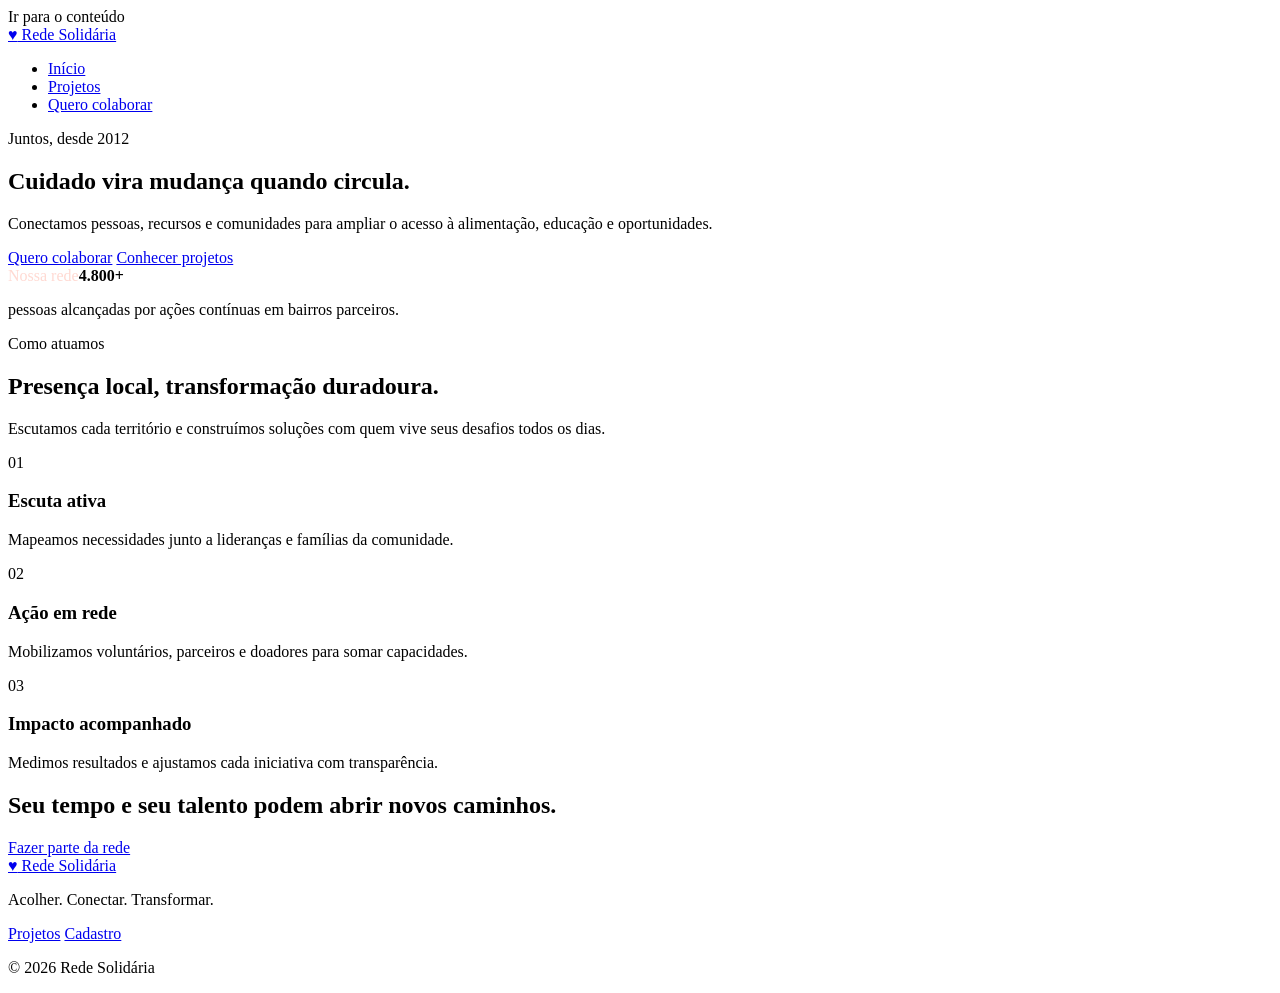
<file: Index.html>
<!doctype html>
<html lang="pt-BR">
<head>
<meta charset="utf-8">
<meta name="viewport" content="width=device-width,initial-scale=1">
<meta name="description" content="Conheça a Rede Solidária e transforme cuidado em ação na sua comunidade.">
<title>Rede Solidária — Cuidado que se multiplica</title>
<link rel="stylesheet" href="css/styles.css>
</head>
<body>
    <a class="skip-link" href="#conteudo">Ir para o conteúdo</a>
<header class="site-header">
    <div class="container nav-wrap">
        <a class="brand" href="index.html">
            <span class="brand-mark" aria-hidden="true">♥</span> Rede Solidária</a>
            <nav aria-label="Navegação principal">
                <ul class="nav-list">
                    <li><a href="index.html" aria-current="page">Início</a></li>
                    <li><a href="html/projetos.html">Projetos</a></li>
                    <li><a href="html/cadastro.html">Quero colaborar</a></li>
                </ul>
            </nav>
        </div>
    </header>
    <main id="conteudo">
        <section class="hero">
            <div class="container hero-grid">
                <div>
                    <span class="eyebrow">Juntos, desde 2012</span>
                    <h1>Cuidado vira mudança quando circula.</h1>
                    <p>Conectamos pessoas, recursos e comunidades para ampliar o acesso à alimentação, educação e oportunidades.</p>
                    <div class="actions"><a class="button" href="html/cadastro.html">Quero colaborar</a>
                        <a class="button secondary" href="html/projetos.html">Conhecer projetos</a>
                    </div>
                </div>
                <aside class="impact-card" aria-label="Destaque de impacto">
                    <span class="eyebrow" style="color:#ffd9d2">Nossa rede</span><strong>4.800+</strong>
                    <p>pessoas alcançadas por ações contínuas em bairros parceiros.</p>
                </aside>
            </div>
        </section>
        <section class="section alt">
            <div class="container">
                <div class="section-heading">
                    <span class="eyebrow">Como atuamos</span>
                    <h2>Presença local, transformação duradoura.</h2>
                    <p>Escutamos cada território e construímos soluções com quem vive seus desafios todos os dias.</p>
                </div>
                <div class="grid-3">
                    <article class="card">
                        <span class="card-number">01</span>
                        <h3>Escuta ativa</h3>
                        <p>Mapeamos necessidades junto a lideranças e famílias da comunidade.</p>
                    </article>
                    <article class="card">
                        <span class="card-number">02</span>
                        <h3>Ação em rede</h3>
                        <p>Mobilizamos voluntários, parceiros e doadores para somar capacidades.</p>
                    </article>
                    <article class="card">
                        <span class="card-number">03</span>
                        <h3>Impacto acompanhado</h3>
                        <p>Medimos resultados e ajustamos cada iniciativa com transparência.</p>
                    </article>
                </div>
            </div>
        </section>
        <section class="section">
            <div class="container">
                <div class="callout">
                    <h2>Seu tempo e seu talento podem abrir novos caminhos.</h2>
                    <a class="button" href="html/cadastro.html">Fazer parte da rede</a>
                </div>
            </div>
        </section>
    </main>
    <footer class="site-footer">
        <div class="container footer-wrap">
            <div>
                <a class="brand" href="index.html">
                    <span class="brand-mark" aria-hidden="true">♥</span> Rede Solidária
                </a>
                <p class="small">Acolher. Conectar. Transformar.</p>
            </div>
            <nav class="footer-nav" aria-label="Navegação do rodapé">
                <a href="html/projetos.html">Projetos</a>
                <a href="html/cadastro.html">Cadastro</a>
            </nav>
            <p class="small">© 2026 Rede Solidária</p>
        </div>
    </footer>
</body>
</html>
</file>
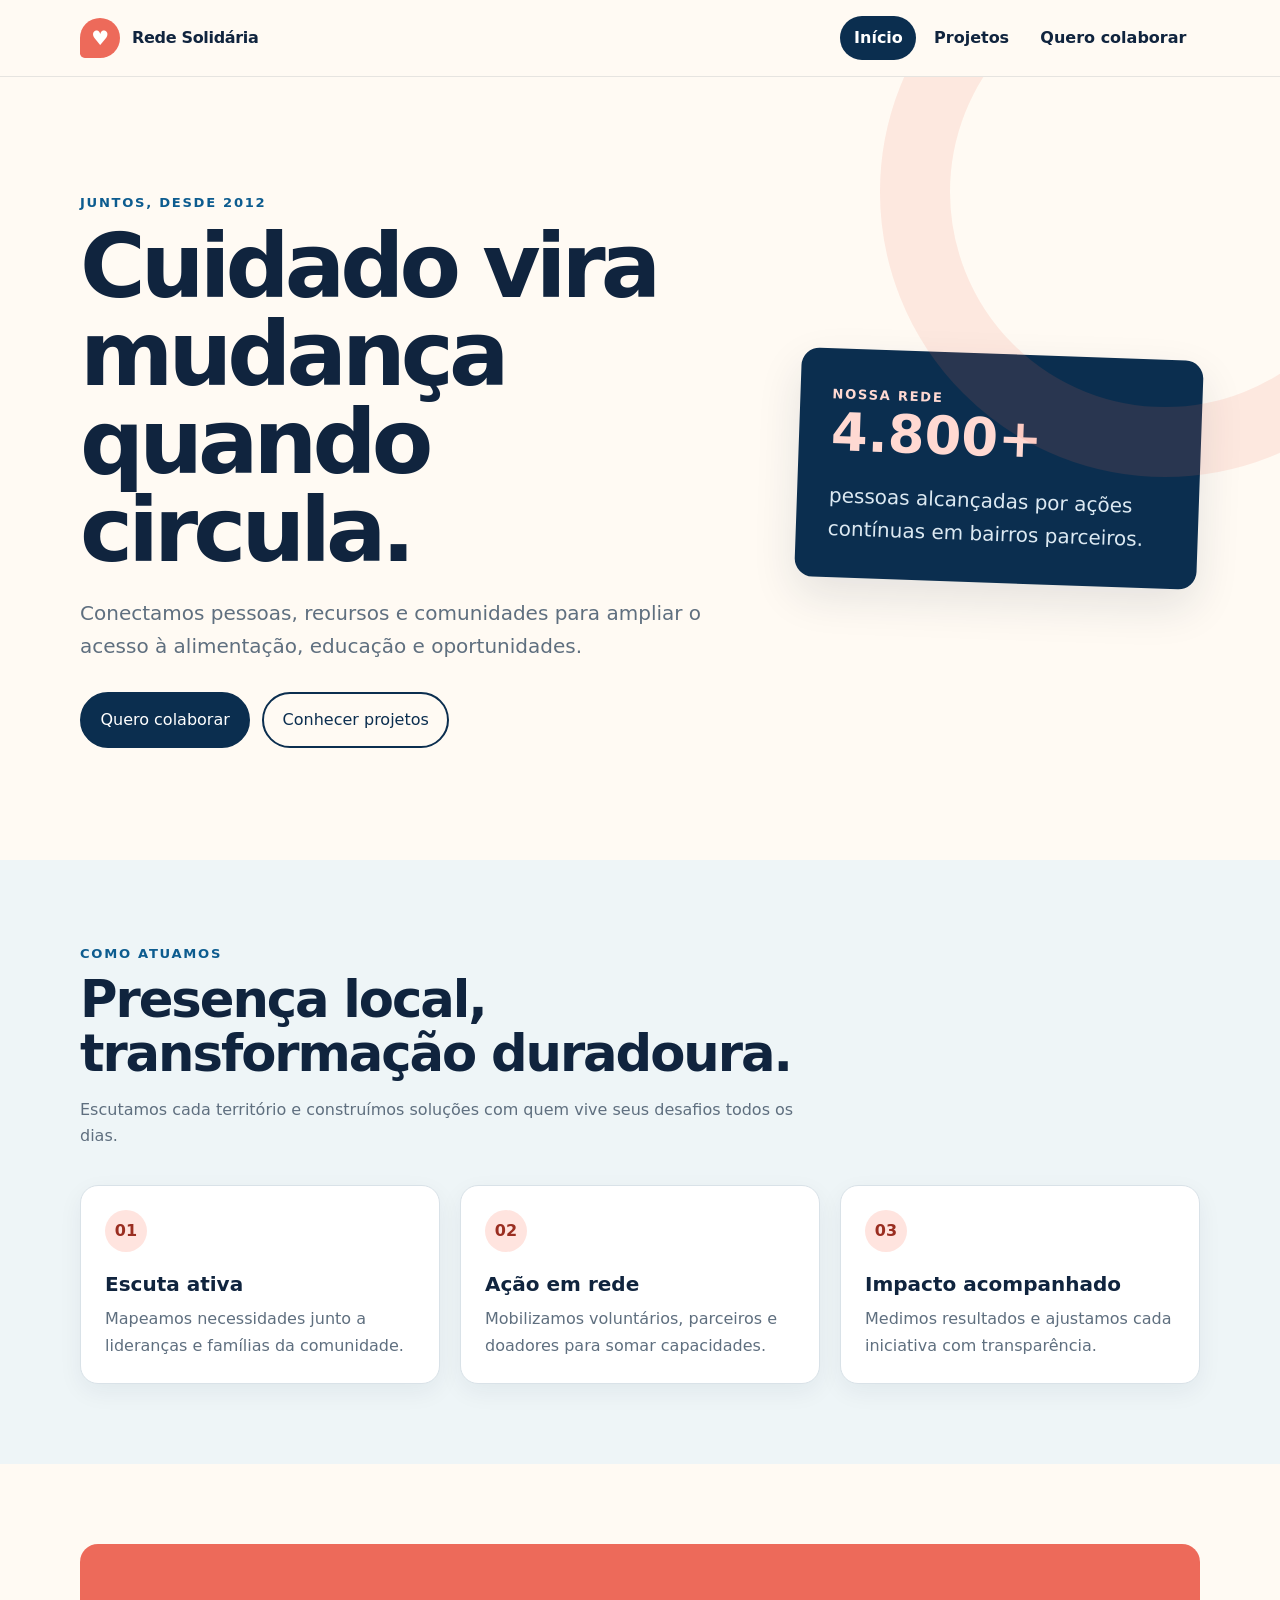
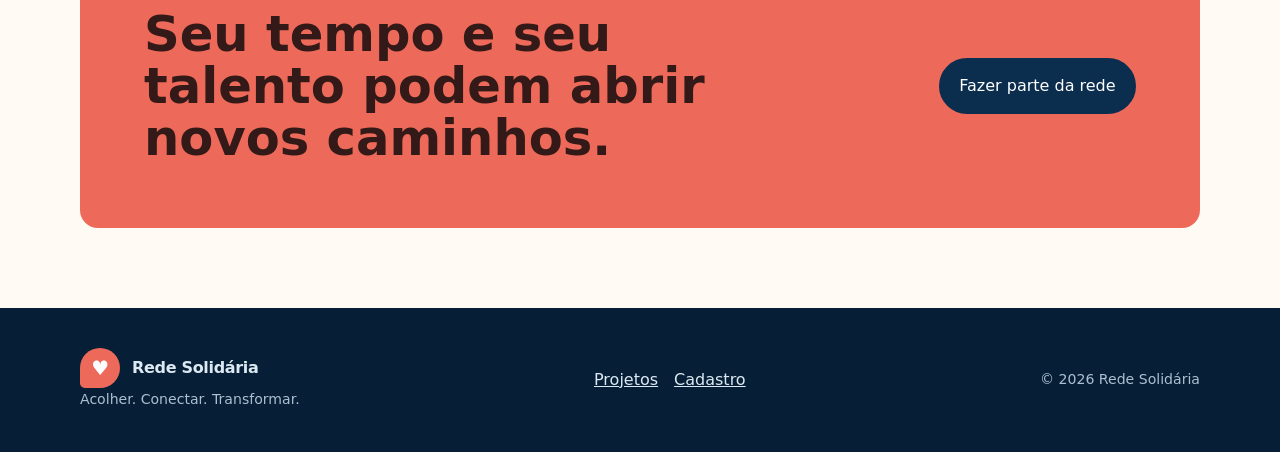
<file: index.html>
<!doctype html>
<html lang="pt-BR">
<head>
<meta charset="utf-8">
<meta name="viewport" content="width=device-width,initial-scale=1">
<meta name="description" content="Conheça a Rede Solidária e transforme cuidado em ação na sua comunidade.">
<title>Rede Solidária — Cuidado que se multiplica</title>
<link rel="stylesheet" href="css/styles.css">
</head>
<body>
    <a class="skip-link" href="#conteudo">Ir para o conteúdo</a>
<header class="site-header">
    <div class="container nav-wrap">
        <a class="brand" href="index.html">
            <span class="brand-mark" aria-hidden="true">♥</span> Rede Solidária</a>
            <nav aria-label="Navegação principal">
                <ul class="nav-list">
                    <li><a href="index.html" aria-current="page">Início</a></li>
                    <li><a href="html/projetos.html">Projetos</a></li>
                    <li><a href="html/cadastro.html">Quero colaborar</a></li>
                </ul>
            </nav>
        </div>
    </header>
    <main id="conteudo">
        <section class="hero">
            <div class="container hero-grid">
                <div>
                    <span class="eyebrow">Juntos, desde 2012</span>
                    <h1>Cuidado vira mudança quando circula.</h1>
                    <p>Conectamos pessoas, recursos e comunidades para ampliar o acesso à alimentação, educação e oportunidades.</p>
                    <div class="actions"><a class="button" href="html/cadastro.html">Quero colaborar</a>
                        <a class="button secondary" href="html/projetos.html">Conhecer projetos</a>
                    </div>
                </div>
                <aside class="impact-card" aria-label="Destaque de impacto">
                    <span class="eyebrow" style="color:#ffd9d2">Nossa rede</span><strong>4.800+</strong>
                    <p>pessoas alcançadas por ações contínuas em bairros parceiros.</p>
                </aside>
            </div>
        </section>
        <section class="section alt">
            <div class="container">
                <div class="section-heading">
                    <span class="eyebrow">Como atuamos</span>
                    <h2>Presença local, transformação duradoura.</h2>
                    <p>Escutamos cada território e construímos soluções com quem vive seus desafios todos os dias.</p>
                </div>
                <div class="grid-3">
                    <article class="card">
                        <span class="card-number">01</span>
                        <h3>Escuta ativa</h3>
                        <p>Mapeamos necessidades junto a lideranças e famílias da comunidade.</p>
                    </article>
                    <article class="card">
                        <span class="card-number">02</span>
                        <h3>Ação em rede</h3>
                        <p>Mobilizamos voluntários, parceiros e doadores para somar capacidades.</p>
                    </article>
                    <article class="card">
                        <span class="card-number">03</span>
                        <h3>Impacto acompanhado</h3>
                        <p>Medimos resultados e ajustamos cada iniciativa com transparência.</p>
                    </article>
                </div>
            </div>
        </section>
        <section class="section">
            <div class="container">
                <div class="callout">
                    <h2>Seu tempo e seu talento podem abrir novos caminhos.</h2>
                    <a class="button" href="html/cadastro.html">Fazer parte da rede</a>
                </div>
            </div>
        </section>
    </main>
    <footer class="site-footer">
        <div class="container footer-wrap">
            <div>
                <a class="brand" href="index.html">
                    <span class="brand-mark" aria-hidden="true">♥</span> Rede Solidária
                </a>
                <p class="small">Acolher. Conectar. Transformar.</p>
            </div>
            <nav class="footer-nav" aria-label="Navegação do rodapé">
                <a href="html/projetos.html">Projetos</a>
                <a href="html/cadastro.html">Cadastro</a>
            </nav>
            <p class="small">© 2026 Rede Solidária</p>
        </div>
    </footer>
</body>
</html>
</file>
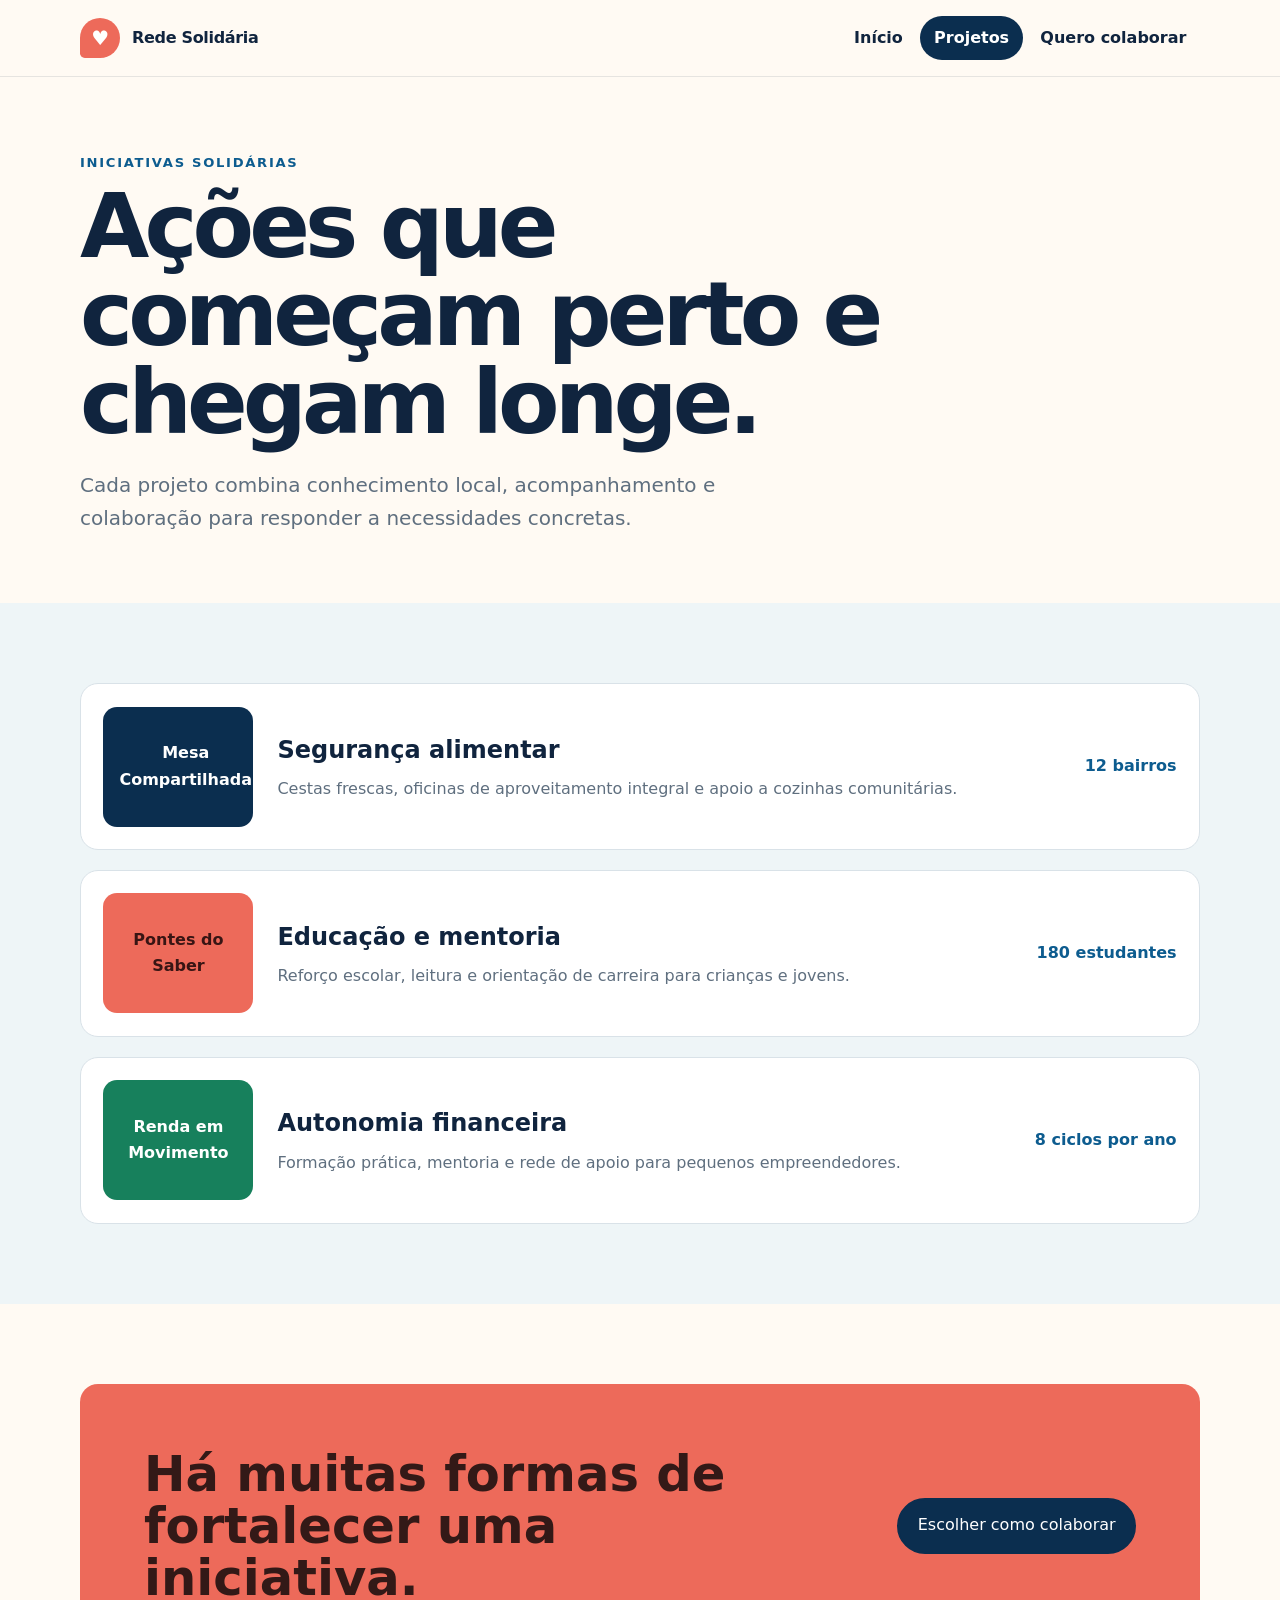
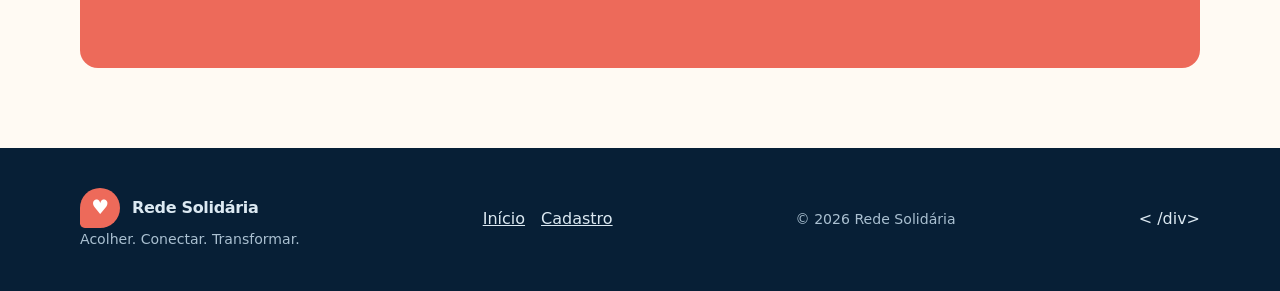
<file: html/projetos.html>
<!doctype html>
<html lang="pt-BR">

<head>
    <meta charset="utf-8">
    <meta name="viewport" content="width=device-width,initial-scale=1">
    <meta name="description" content="Conheça as iniciativas solidárias da Rede Solidária.">
    <title>Projetos — Rede Solidária</title>
    <link rel="stylesheet" href="../css/styles.css">
</head>

<body>
    <a class="skip-link" href="#conteudo">Ir para o conteúdo</a>
    <header class="site-header">
        <div class="container nav-wrap">
            <a class="brand" href="../index.html">
                <span class="brand-mark" aria-hidden="true">♥</span> Rede Solidária</a>
            <nav aria-label="Navegação principal">
                <ul class="nav-list">
                    <li><a href="../index.html">Início</a></li>
                    <li><a href="projetos.html" aria-current="page">Projetos</a></li>
                    <li><a href="cadastro.html">Quero colaborar</a></li>
                </ul>
            </nav>
        </div>
    </header>
    <main id="conteudo">
        <header class="page-hero">
            <div class="container">
                <span class="eyebrow">Iniciativas solidárias</span>
                <h1>Ações que começam perto e chegam longe.</h1>
                <p>Cada projeto combina conhecimento local, acompanhamento e colaboração para responder a necessidades
                    concretas.</p>
            </div>
        </header>
        <section class="section alt">
            <div class="container project-list">
                <article class="project">
                    <div class="project-tag">Mesa Compartilhada</div>
                    <div>
                        <h2>Segurança alimentar</h2>
                        <p>Cestas frescas, oficinas de aproveitamento integral e apoio a cozinhas comunitárias.</p>
                    </div>
                    <span class="meta">12 bairros</span>
                </article>
                <article class="project">
                    <div class="project-tag">Pontes do Saber</div>
                    <div>
                        <h2>Educação e mentoria</h2>
                        <p>Reforço escolar, leitura e orientação de carreira para crianças e jovens.</p>
                    </div>
                    <span class="meta">180 estudantes</span>
                </article>
                <article class="project">
                    <div class="project-tag">Renda em Movimento</div>
                    <div>
                        <h2>Autonomia financeira</h2>
                        <p>Formação prática, mentoria e rede de apoio para pequenos empreendedores.</p>
                    </div>
                    <span class="meta">8 ciclos por ano</span>
                </article>
            </div>
        </section>
        <section class="section">
            <div class="container">
                <div class="callout">
                    <h2>Há muitas formas de fortalecer uma iniciativa.</h2>
                    <a class="button" href="cadastro.html">Escolher como colaborar</a>
                </div>
            </div>
        </section>
    </main>
    <footer class="site-footer">
        <div class="container footer-wrap">
            <div><a class="brand" href="html/index.html">
                    <span class="brand-mark" aria-hidden="true">♥</span> Rede Solidária</a>
                <p class="small">Acolher. Conectar. Transformar.</p>
            </div>
            <nav class="footer-nav" aria-label="Navegação do rodapé">
                <a href="../index.html">Início</a><a href="cadastro.html">Cadastro</a>
            </nav>
            <p class="small">© 2026 Rede Solidária</p>
            < /div>
    </footer>
</body>

</html>
</file>
<file: css/styles.css>
:root {
    --ink: #10243e;
    --navy: #0b2e4f;
    --blue: #0d5c8f;
    --coral: #ed6a5a;
    --cream: #fffaf3;
    --white: #fff;
    --muted: #5f6f7f;
    --line: #d9e2e8;
    --green: #17805c;
    --shadow: 0 18px 45px rgba(16, 36, 62, .11);
    --radius: 18px
}

* {
    box-sizing: border-box
}

html {
    scroll-behavior: smooth
}

body {
    margin: 0;
    color: var(--ink);
    background: var(--cream);
    font: 400 1rem/1.65 system-ui, -apple-system, BlinkMacSystemFont, "Segoe UI", sans-serif
}

a {
    color: inherit
}

img {
    max-width: 100%
}

.skip-link {
    position: absolute;
    left: -9999px;
    top: 8px;
    background: var(--white);
    padding: .75rem 1rem;
    z-index: 20
}

.skip-link:focus {
    left: 8px
}

.container {
    width: min(1120px, calc(100% - 2rem));
    margin-inline: auto
}

.site-header {
    background: var(--cream);
    border-bottom: 1px solid rgba(16, 36, 62, .1);
    position: sticky;
    top: 0;
    z-index: 10
}

.nav-wrap {
    min-height: 76px;
    display: flex;
    align-items: center;
    justify-content: space-between;
    gap: 1rem
}

.brand {
    display: flex;
    align-items: center;
    gap: .75rem;
    text-decoration: none;
    font-weight: 800;
    letter-spacing: -.02em
}

.brand-mark {
    width: 40px;
    height: 40px;
    border-radius: 50% 50% 50% 12%;
    background: var(--coral);
    display: grid;
    place-items: center;
    color: #fff;
    font-size: 1.25rem
}

.nav-list {
    display: flex;
    list-style: none;
    gap: .25rem;
    margin: 0;
    padding: 0
}

.nav-list a {
    display: block;
    text-decoration: none;
    padding: .55rem .85rem;
    border-radius: 999px;
    font-weight: 650;
}

.nav-list a:hover,
.nav-list a:focus-visible,
.nav-list a[aria-current="page"] {
    background: var(--navy);
    color: #fff
}

.hero {
    padding: clamp(4rem, 9vw, 7rem) 0;
    position: relative;
    overflow: hidden
}

.hero:after {
    content: "";
    position: absolute;
    width: 430px;
    height: 430px;
    border: 70px solid rgba(237, 106, 90, .13);
    border-radius: 50%;
    right: -170px;
    top: -170px;
    pointer-events: none
}

.eyebrow {
    color: var(--blue);
    font-size: .82rem;
    font-weight: 800;
    letter-spacing: .13em;
    text-transform: uppercase
}

.hero-grid {
    display: grid;
    grid-template-columns: 1.25fr .75fr;
    gap: 3rem;
    align-items: center
}

.hero h1,
.page-hero h1 {
    font-size: clamp(2.7rem, 7vw, 5.7rem);
    line-height: .98;
    letter-spacing: -.055em;
    margin: .5rem 0 1.4rem;
    max-width: 800px
}

.hero p,
.page-hero p {
    font-size: clamp(1.05rem, 2vw, 1.25rem);
    color: var(--muted);
    max-width: 650px
}

.button {
    display: inline-flex;
    align-items: center;
    justify-content: center;
    gap: .5rem;
    border: 2px solid var(--navy);
    border-radius: 999px;
    padding: .8rem 1.15rem;
    background: var(--navy);
    color: #fff;
    font-weight: 750;
    text-decoration: none;
    cursor: pointer;
    font: inherit
}

.button:hover,
.button:focus-visible {
    background: var(--blue);
    border-color: var(--blue)
}

.button.secondary {
    background: transparent;
    color: var(--navy)
}

.button.secondary:hover,
.button.secondary:focus-visible {
    background: var(--navy);
    color: #fff
}

.actions {
    display: flex;
    flex-wrap: wrap;
    gap: .75rem;
    margin-top: 1.8rem
}

.impact-card {
    background: var(--navy);
    color: #fff;
    padding: 2rem;
    border-radius: var(--radius);
    box-shadow: var(--shadow);
    transform: rotate(2deg)
}

.impact-card strong {
    display: block;
    font-size: 3.3rem;
    line-height: 1;
    color: #ffd9d2
}

.impact-card p {
    color: #dce9f2;
    margin-bottom: 0
}

.section {
    padding: 5rem 0
}

.section.alt {
    background: #eef5f7
}

.section-heading {
    max-width: 720px;
    margin-bottom: 2.2rem
}

.section-heading h2 {
    font-size: clamp(2rem, 4vw, 3.3rem);
    line-height: 1.05;
    letter-spacing: -.04em;
    margin: .45rem 0
}

.section-heading p {
    color: var(--muted)
}

.grid-3 {
    display: grid;
    grid-template-columns: repeat(3, 1fr);
    gap: 1.25rem
}

.card {
    background: #fff;
    border: 1px solid var(--line);
    border-radius: var(--radius);
    padding: 1.5rem;
    box-shadow: 0 8px 24px rgba(16, 36, 62, .06)
}

.card-number {
    display: grid;
    place-items: center;
    width: 42px;
    height: 42px;
    border-radius: 50%;
    background: #ffe4df;
    color: #9a2e21;
    font-weight: 850
}

.card h3 {
    font-size: 1.25rem;
    margin: 1rem 0 .35rem
}

.card p {
    color: var(--muted);
    margin: 0
}

.callout {
    background: var(--coral);
    color: #331917;
    border-radius: var(--radius);
    padding: clamp(2rem, 5vw, 4rem);
    display: flex;
    align-items: center;
    justify-content: space-between;
    gap: 2rem
}

.callout h2 {
    font-size: clamp(2rem, 4vw, 3.1rem);
    line-height: 1.05;
    margin: 0;
    max-width: 650px
}

.page-hero {
    padding: 4.5rem 0 3rem
}

.project-list {
    display: grid;
    gap: 1.25rem
}

.project {
    display: grid;
    grid-template-columns: 150px 1fr auto;
    align-items: center;
    gap: 1.5rem;
    background: #fff;
    border: 1px solid var(--line);
    border-radius: var(--radius);
    padding: 1.4rem
}

.project-tag {
    min-height: 120px;
    border-radius: 14px;
    background: var(--navy);
    color: #fff;
    display: grid;
    place-items: center;
    text-align: center;
    font-weight: 850;
    padding: 1rem
}

.project:nth-child(2) .project-tag {
    background: var(--coral);
    color: #381514
}

.project:nth-child(3) .project-tag {
    background: var(--green)
}

.project h2 {
    margin: 0 0 .35rem
}

.project p {
    margin: 0;
    color: var(--muted)
}

.meta {
    font-weight: 750;
    color: var(--blue);
    white-space: nowrap
}

.form-layout {
    display: grid;
    grid-template-columns: .72fr 1.28fr;
    gap: 2rem;
    align-items: start
}

.form-aside {
    background: var(--navy);
    color: #fff;
    border-radius: var(--radius);
    padding: 2rem;
    position: sticky;
    top: 100px
}

.form-aside h2 {
    font-size: 2rem;
    line-height: 1.1;
    margin-top: .5rem
}

.form-aside p,
.form-aside li {
    color: #dce9f2
}

.form-aside ol {
    padding-left: 1.25rem
}

.form-card {
    background: #fff;
    border: 1px solid var(--line);
    border-radius: var(--radius);
    padding: clamp(1.25rem, 4vw, 2.5rem);
    box-shadow: var(--shadow)
}

fieldset {
    border: 0;
    padding: 0;
    margin: 0 0 2rem
}

legend {
    font-size: 1.35rem;
    font-weight: 800;
    margin-bottom: 1rem
}

.fields {
    display: grid;
    grid-template-columns: repeat(2, minmax(0, 1fr));
    gap: 1rem
}

.field.full {
    grid-column: 1/-1
}

label {
    display: block;
    font-size: .9rem;
    font-weight: 750;
    margin-bottom: .35rem
}

input,
select,
textarea {
    width: 100%;
    border: 1.5px solid #9babb7;
    border-radius: 10px;
    padding: .78rem .85rem;
    background: #fff;
    color: var(--ink);
    font: inherit
}

textarea {
    min-height: 115px;
    resize: vertical
}

input:focus,
select:focus,
textarea:focus {
    outline: 3px solid rgba(13, 92, 143, .18);
    border-color: var(--blue)
}

input[aria-invalid="true"] {
    border-color: #b42318;
    background: #fff8f7
}

.hint,
.error {
    display: block;
    font-size: .8rem;
    margin-top: .3rem
}

.hint {
    color: var(--muted)
}

.error {
    color: #9d241b;
    font-weight: 650;
    min-height: 1.3em
}

.check {
    display: flex;
    gap: .65rem;
    align-items: flex-start
}

.check input {
    width: auto;
    margin-top: .35rem
}

.check label {
    font-weight: 500
}

.success {
    display: none;
    background: #e8f7f0;
    border: 1px solid #83c9ac;
    color: #0f5a40;
    padding: 1rem;
    border-radius: 12px;
    margin-bottom: 1.2rem
}

.success.show {
    display: block
}

.site-footer {
    background: #071f36;
    color: #dce9f2;
    padding: 2.5rem 0
}

.footer-wrap {
    display: flex;
    justify-content: space-between;
    gap: 2rem;
    align-items: center
}

.footer-wrap p {
    margin: 0
}

.footer-nav {
    display: flex;
    gap: 1rem;
    flex-wrap: wrap
}

.footer-nav a:hover {
    color: #fff
}

.small {
    font-size: .88rem;
    color: #aac0d1
}

/* Notebooks e tablets em orientação horizontal */
@media (max-width: 1024px) {
  .container {
    width: min(920px, calc(100% - 2.5rem));
  }

  .hero-grid {
    grid-template-columns: 1.1fr 0.9fr;
    gap: 2rem;
  }

  .hero h1,
  .page-hero h1 {
    font-size: clamp(2.7rem, 6vw, 4.6rem);
  }

  .grid-3 {
    gap: 1rem;
  }

  .project {
    grid-template-columns: 130px 1fr auto;
  }

  .form-layout {
    grid-template-columns: 0.85fr 1.15fr;
    gap: 1.5rem;
  }
}

/* Tablets e dispositivos menores */
@media (max-width: 768px) {
  .nav-wrap {
    align-items: flex-start;
    padding: 1rem 0;
    flex-direction: column;
  }

  .nav-list {
    width: 100%;
    overflow-x: auto;
  }

  .nav-list a {
    white-space: nowrap;
  }

  .hero-grid,
  .form-layout,
  .grid-3,
  .project,
  .fields {
    grid-template-columns: 1fr;
  }

  .impact-card {
    transform: none;
    max-width: 420px;
  }

  .project-tag {
    min-height: 90px;
  }

  .meta {
    white-space: normal;
  }

  .callout,
  .footer-wrap {
    align-items: flex-start;
    flex-direction: column;
  }

  .form-aside {
    position: static;
  }

  .field.full {
    grid-column: auto;
  }
}

/* Celulares */
@media (max-width: 480px) {
  .container {
    width: min(100% - 1.25rem, 440px);
  }

  .hero {
    padding: 3.25rem 0;
  }

  .page-hero {
    padding: 3rem 0 2rem;
  }

  .section {
    padding: 3.5rem 0;
  }

  .hero h1,
  .page-hero h1 {
    font-size: clamp(2.35rem, 12vw, 3.4rem);
  }

  .section-heading h2,
  .callout h2 {
    font-size: clamp(1.8rem, 9vw, 2.5rem);
  }

  .actions,
  .actions .button,
  .callout .button {
    width: 100%;
  }

  .form-card,
  .form-aside,
  .card,
  .project {
    padding: 1.15rem;
  }

  .callout {
    padding: 1.5rem;
  }

  .footer-nav {
    flex-direction: column;
  }
}

/* Celulares pequenos */
@media (max-width: 360px) {
  .container {
    width: calc(100% - 1rem);
  }

  .nav-list {
    display: grid;
    grid-template-columns: 1fr;
    width: 100%;
    overflow: visible;
  }

  .nav-list a {
    text-align: center;
    border: 1px solid var(--line);
  }

  .hero h1,
  .page-hero h1 {
    font-size: 2.2rem;
  }

  .brand {
    font-size: 0.95rem;
  }

  .brand-mark {
    width: 36px;
    height: 36px;
  }

  .button {
    width: 100%;
    padding: 0.75rem 1rem;
  }

  input,
  select,
  textarea {
    padding: 0.72rem 0.75rem;
  }
}

/* Monitores amplos */
@media (min-width: 1440px) {
  .container {
    width: min(1240px, calc(100% - 4rem));
  }

  .hero-grid {
    grid-template-columns: 1.35fr 0.65fr;
    gap: 4rem;
  }

  .section {
    padding: 6rem 0;
  }

  .project-list {
    gap: 1.5rem;
  }

  .form-layout {
    grid-template-columns: 0.68fr 1.32fr;
    gap: 2.5rem;
  }
}
</file>
